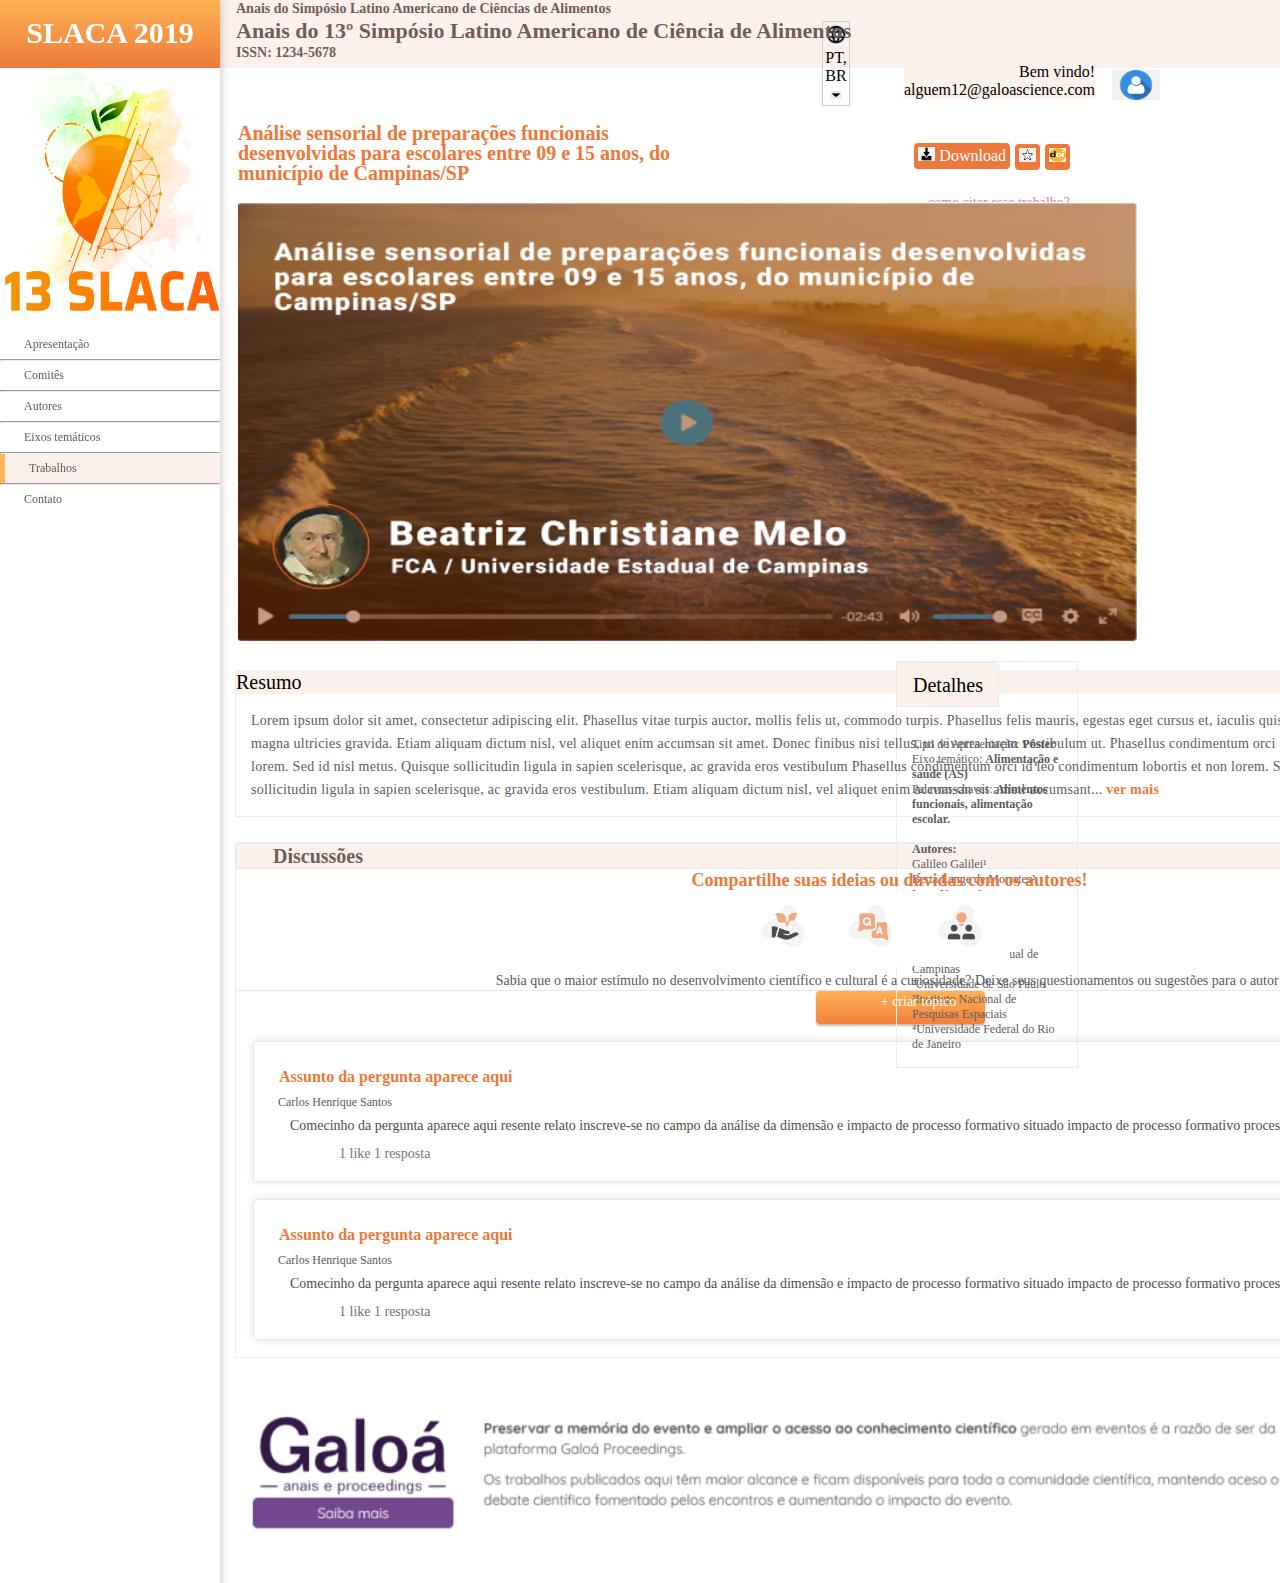
<file: Front-End/index.html>
<!DOCTYPE html>
<html>
<head>
	<meta charset="utf-8">
	<meta name="viewport" content="width=device-width, initial-scale=1">
	<title>Slaca 2019</title>

	<link rel="stylesheet" type="text/css" href="CSS/estilo.css">

</head>
<body>

	<div id="menu-lateral">
		<h1 id="slaca">SLACA 2019</h1>
		<img src="imagens/slaca 2019.png" width="220" height="258">
		<h4>Apresentação</h4><hr>
		<h4>Comitês</h4><hr>
		<h4>Autores</h4><hr>
		<h4>Eixos temáticos</h4><hr>
		<h4 id="selecionado">Trabalhos</h4><hr>
		<h4>Contato</h4>
	</div>

	<div id="cabecalho">
		<h5>Anais do Simpósio Latino Americano de Ciências de Alimentos</h5>
		<h3>Anais do 13º Simpósio Latino Americano de Ciência de Alimentos</h3>
		<h5>ISSN: 1234-5678</h5>
		<div id="ptbr"> 
			<img src="imagens/language image.png" width="22" height="21">
			PT, BR 
			<img src="imagens/dropdown.png" width="10" height="8">
		</div>
			
		<div id="usuario">
			Bem vindo!<br>
			alguem12@galoascience.com
		</div>

		<div id="pessoa">
			<img src="imagens/pessoa.png" width="48" height="30">
		</div>

	</div>

	<div id="corpo">
		<h2 id="titulo">
			Análise sensorial de preparações funcionais desenvolvidas para escolares 
			entre 09 e 15 anos, do município de Campinas/SP
		</h2>

		<div id="download">
			<img src="imagens/download.png" width="17" height="14">
			Download			

		</div>

		<div id="estrela">
			<img src="imagens/estrela-branca2.png" width="17" height="14">
		</div>

		<div id="doi">
			<img src="imagens/doi.png" width="17" height="14">
		</div>

		<div id="citar">
			como citar esse trabalho?
		</div>

		<div id="video">
			<img src="imagens/corpo.png" width="900" height="439">
			<div id="box">
				<p id="detalhes">
					Detalhes
				</p>
				<div id="lista">
					<br><br><br><br>
					Tipo de Apresentação: <b>Pôster</b><br>
					Eixo temático: <b>Alimentação e saúde (AS) </b><br>
					Palavras-chaves: <b>Alimentos funcionais, alimentação escolar.</b><br>
					<br>
					<b>Autores:</b><br>
					Galileo Galilei¹<br>
					Berta Lange de Morretes²<br>
					Isaac Newton³<br>
					Cesar Lattes¹<br>
					Stephen Hawking⁴<br>
					<br>
					¹Universidade Estadual de Campinas<br>
					²Universidade de São Paulo<br>
					³Instituto Nacional de Pesquisas Espaciais<br>
					⁴Universidade Federal do Rio de Janeiro<br>
				</div>
			</div>
		</div>

		<div id="resumo">
			Resumo<br>
			<p id="texto">
				Lorem ipsum dolor sit amet, consectetur adipiscing elit. Phasellus vitae turpis auctor, mollis felis ut, commodo turpis. Phasellus felis mauris, egestas eget cursus et, iaculis quis lacus. Fusce auctor eros sed magna ultricies gravida. Etiam aliquam dictum nisl, vel aliquet enim accumsan sit amet. Donec finibus nisi tellus, ut viverra lorem vestibulum ut. Phasellus condimentum orci id leo condimentum lobortis et non lorem. Sed id nisl metus. Quisque sollicitudin ligula in sapien scelerisque, ac gravida eros vestibulum Phasellus condimentum orci id leo condimentum lobortis et non lorem. Sed id nisl metus. Quisque sollicitudin ligula in sapien scelerisque, ac gravida eros vestibulum. Etiam aliquam dictum nisl, vel aliquet enim accumsan sit ametl accumsant...<a href="resumo.html"><b> ver mais </b></a>
			</p>
			
		</div>

		<div id="box-discusao">
			<h3 id="discusao">Discussões</h3>
			<h3 id="compartilhe">
				Compartilhe suas ideias ou dúvidas com os autores!
			</h3>
			<img src="imagens/3 icones.png" id="icones">
			<h5 id="topico">
				Sabia que o maior estímulo no desenvolvimento científico e cultural é a curiosidade? Deixe seus questionamentos ou sugestões para o autor!
			</h5>
			<h5 id="cria-topico">
				<a href="topico.html">+ criar tópico</a>
			</h5>
			<div id="assunto">
				<h2>
					Assunto da pergunta aparece aqui
				</h2>
				<h4>
					Carlos Henrique Santos
				</h4>
				<h3>
					Comecinho da pergunta aparece aqui resente relato inscreve-se no campo da análise da dimensão e impacto de processo formativo situado impacto de processo formativo processo...
				</h3>
				<p> 1 like 1 resposta</p>
			</div>

			<div id="assunto">
				<h2>
					Assunto da pergunta aparece aqui
				</h2>
				<h4>
					Carlos Henrique Santos
				</h4>
				<h3>
					Comecinho da pergunta aparece aqui resente relato inscreve-se no campo da análise da dimensão e impacto de processo formativo situado impacto de processo formativo processo...
				</h3>
				<p> 1 like 1 resposta</p>
			</div>

		</div>

		<div id="rodape">
			<img src="imagens/galoa.png" width="1086" height="181">
		</div>

	</div>

</body>
</html>
</file>
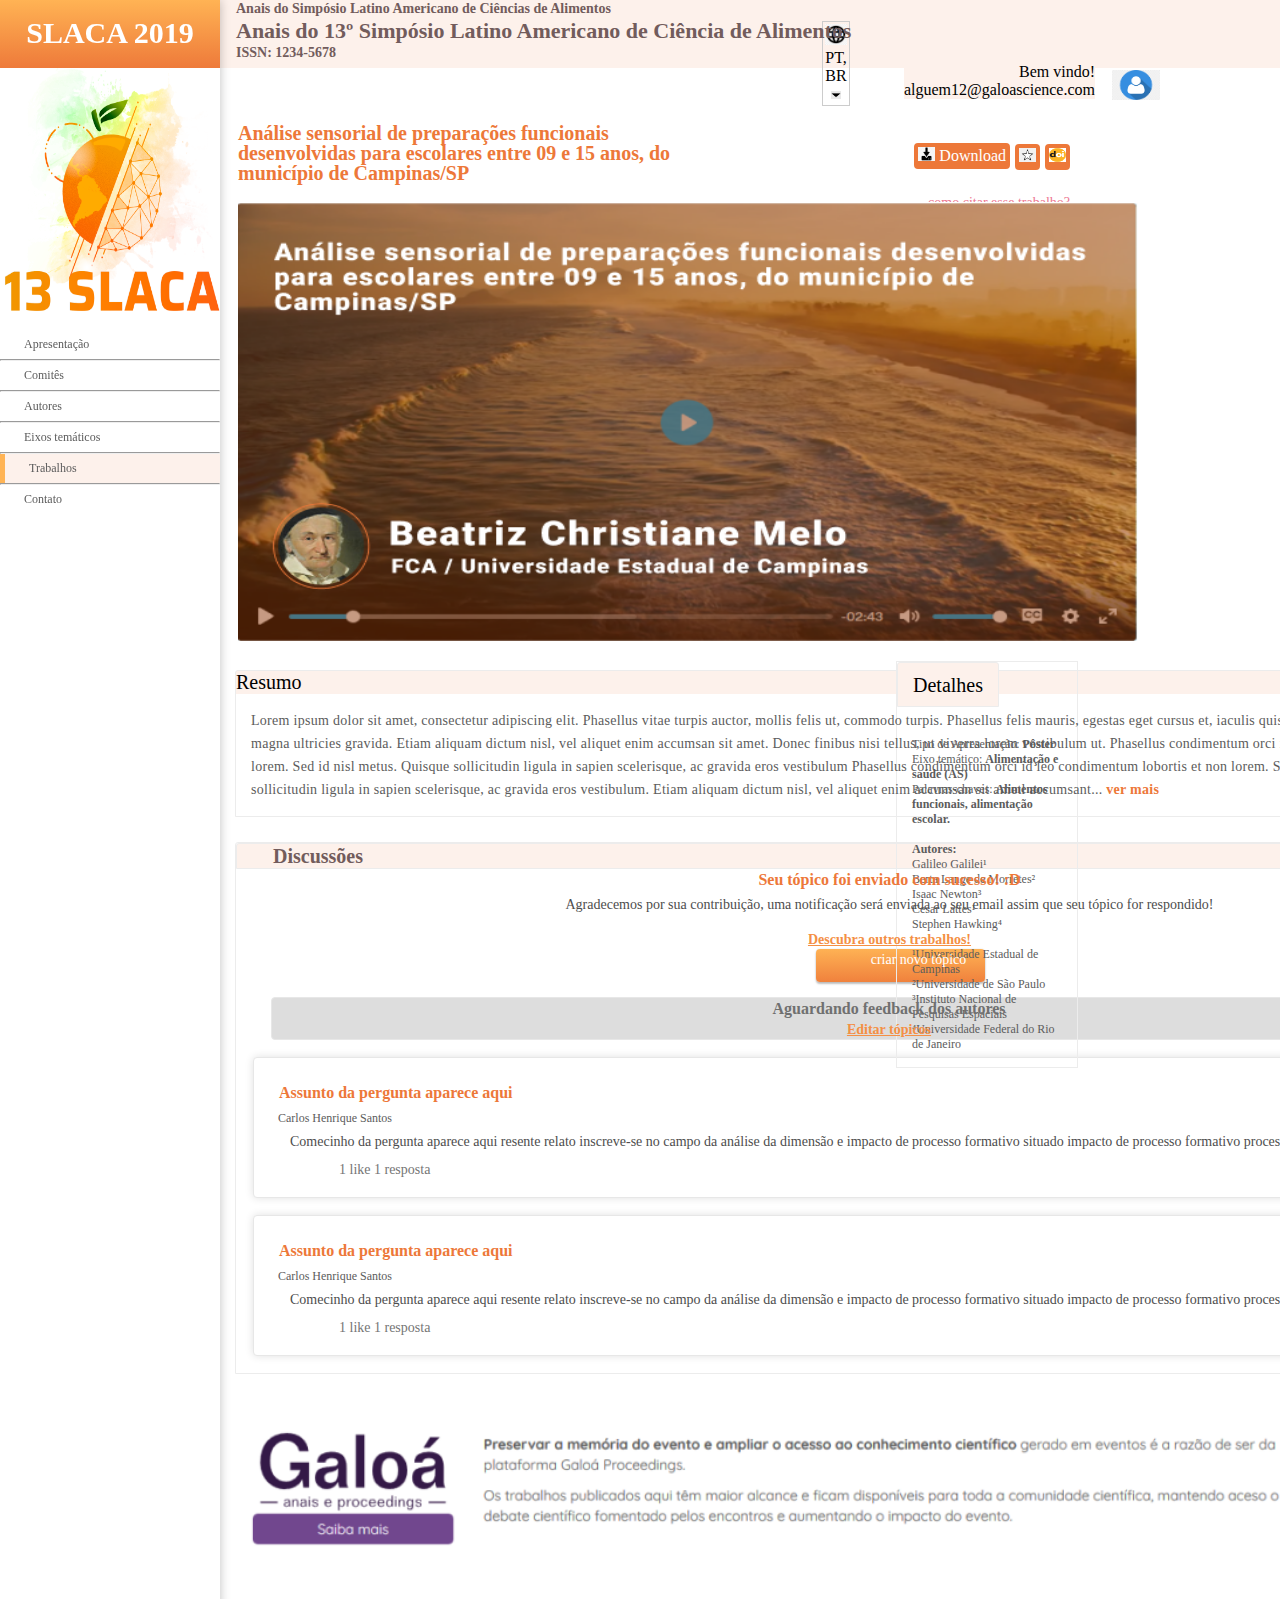
<file: Front-End/enviar.html>
<!DOCTYPE html>
<html>
<head>
	<meta charset="utf-8">
	<meta name="viewport" content="width=device-width, initial-scale=1">
	<title>Slaca 2019</title>

	<link rel="stylesheet" type="text/css" href="CSS/estilo.css">

</head>
<body>

	<div id="menu-lateral">
		<h1 id="slaca">SLACA 2019</h1>
		<img src="imagens/slaca 2019.png" width="220" height="258">
		<h4>Apresentação</h4><hr>
		<h4>Comitês</h4><hr>
		<h4>Autores</h4><hr>
		<h4>Eixos temáticos</h4><hr>
		<h4 id="selecionado">Trabalhos</h4><hr>
		<h4>Contato</h4>
	</div>

	<div id="cabecalho">
		<h5>Anais do Simpósio Latino Americano de Ciências de Alimentos</h5>
		<h3>Anais do 13º Simpósio Latino Americano de Ciência de Alimentos</h3>
		<h5>ISSN: 1234-5678</h5>
		<div id="ptbr"> 
			<img src="imagens/language image.png" width="22" height="21">
			PT, BR 
			<img src="imagens/dropdown.png" width="10" height="8">
		</div>
			
		<div id="usuario">
			Bem vindo!<br>
			alguem12@galoascience.com
		</div>

		<div id="pessoa">
			<img src="imagens/pessoa.png" width="48" height="30">
		</div>

	</div>

	<div id="corpo">
		<h2 id="titulo">
			Análise sensorial de preparações funcionais desenvolvidas para escolares 
			entre 09 e 15 anos, do município de Campinas/SP
		</h2>

		<div id="download">
			<img src="imagens/download.png" width="17" height="14">
			Download			

		</div>

		<div id="estrela">
			<img src="imagens/estrela-branca2.png" width="17" height="14">
		</div>

		<div id="doi">
			<img src="imagens/doi.png" width="17" height="14">
		</div>

		<div id="citar">
			como citar esse trabalho?
		</div>

		<div id="video">
			<img src="imagens/corpo.png" width="900" height="439">
			<div id="box">
				<p id="detalhes">
					Detalhes
				</p>
				<div id="lista">
					<br><br><br><br>
					Tipo de Apresentação: <b>Pôster</b><br>
					Eixo temático: <b>Alimentação e saúde (AS) </b><br>
					Palavras-chaves: <b>Alimentos funcionais, alimentação escolar.</b><br>
					<br>
					<b>Autores:</b><br>
					Galileo Galilei¹<br>
					Berta Lange de Morretes²<br>
					Isaac Newton³<br>
					Cesar Lattes¹<br>
					Stephen Hawking⁴<br>
					<br>
					¹Universidade Estadual de Campinas<br>
					²Universidade de São Paulo<br>
					³Instituto Nacional de Pesquisas Espaciais<br>
					⁴Universidade Federal do Rio de Janeiro<br>
				</div>
			</div>
		</div>

		<div id="resumo">
			Resumo<br>
			<p id="texto">
				Lorem ipsum dolor sit amet, consectetur adipiscing elit. Phasellus vitae turpis auctor, mollis felis ut, commodo turpis. Phasellus felis mauris, egestas eget cursus et, iaculis quis lacus. Fusce auctor eros sed magna ultricies gravida. Etiam aliquam dictum nisl, vel aliquet enim accumsan sit amet. Donec finibus nisi tellus, ut viverra lorem vestibulum ut. Phasellus condimentum orci id leo condimentum lobortis et non lorem. Sed id nisl metus. Quisque sollicitudin ligula in sapien scelerisque, ac gravida eros vestibulum Phasellus condimentum orci id leo condimentum lobortis et non lorem. Sed id nisl metus. Quisque sollicitudin ligula in sapien scelerisque, ac gravida eros vestibulum. Etiam aliquam dictum nisl, vel aliquet enim accumsan sit ametl accumsant...<a href="resumo.html"><b> ver mais </b></a>
			</p>
			
		</div>

		<div id="box-discusao">
			<h3 id="discusao">Discussões</h3>
			<h5 id="assunto3">
				Seu tópico foi enviado com sucesso! :D
			</h5>
			<h5 id="defina3">
				Agradecemos por sua contribuição, uma notificação será enviada ao seu email assim que seu tópico for respondido!
			</h5>
			<h5 id="conteúdo3">
				Descubra outros trabalhos!
			</h5>
			<h5 id="cria-topico">
				<a href="topico.html">criar novo tópico</a>
			</h5>
			<div id="box-feed">
				<h5 id="feedback">
					Aguardando feedback dos autores
				</h5>
				<h5 id="conteúdo3">
					Editar tópicos
				</h5>
			</div>
			<div id="assunto">
				<h2>
					Assunto da pergunta aparece aqui
				</h2>
				<h4>
					Carlos Henrique Santos
				</h4>
				<h3>
					Comecinho da pergunta aparece aqui resente relato inscreve-se no campo da análise da dimensão e impacto de processo formativo situado impacto de processo formativo processo...
				</h3>
				<p> 1 like 1 resposta</p>
			</div>

			<div id="assunto">
				<h2>
					Assunto da pergunta aparece aqui
				</h2>
				<h4>
					Carlos Henrique Santos
				</h4>
				<h3>
					Comecinho da pergunta aparece aqui resente relato inscreve-se no campo da análise da dimensão e impacto de processo formativo situado impacto de processo formativo processo...
				</h3>
				<p> 1 like 1 resposta</p>
			</div>

		</div>

		<div id="rodape">
			<img src="imagens/galoa.png" width="1086" height="181">
		</div>

	</div>

</body>
</html>
</file>
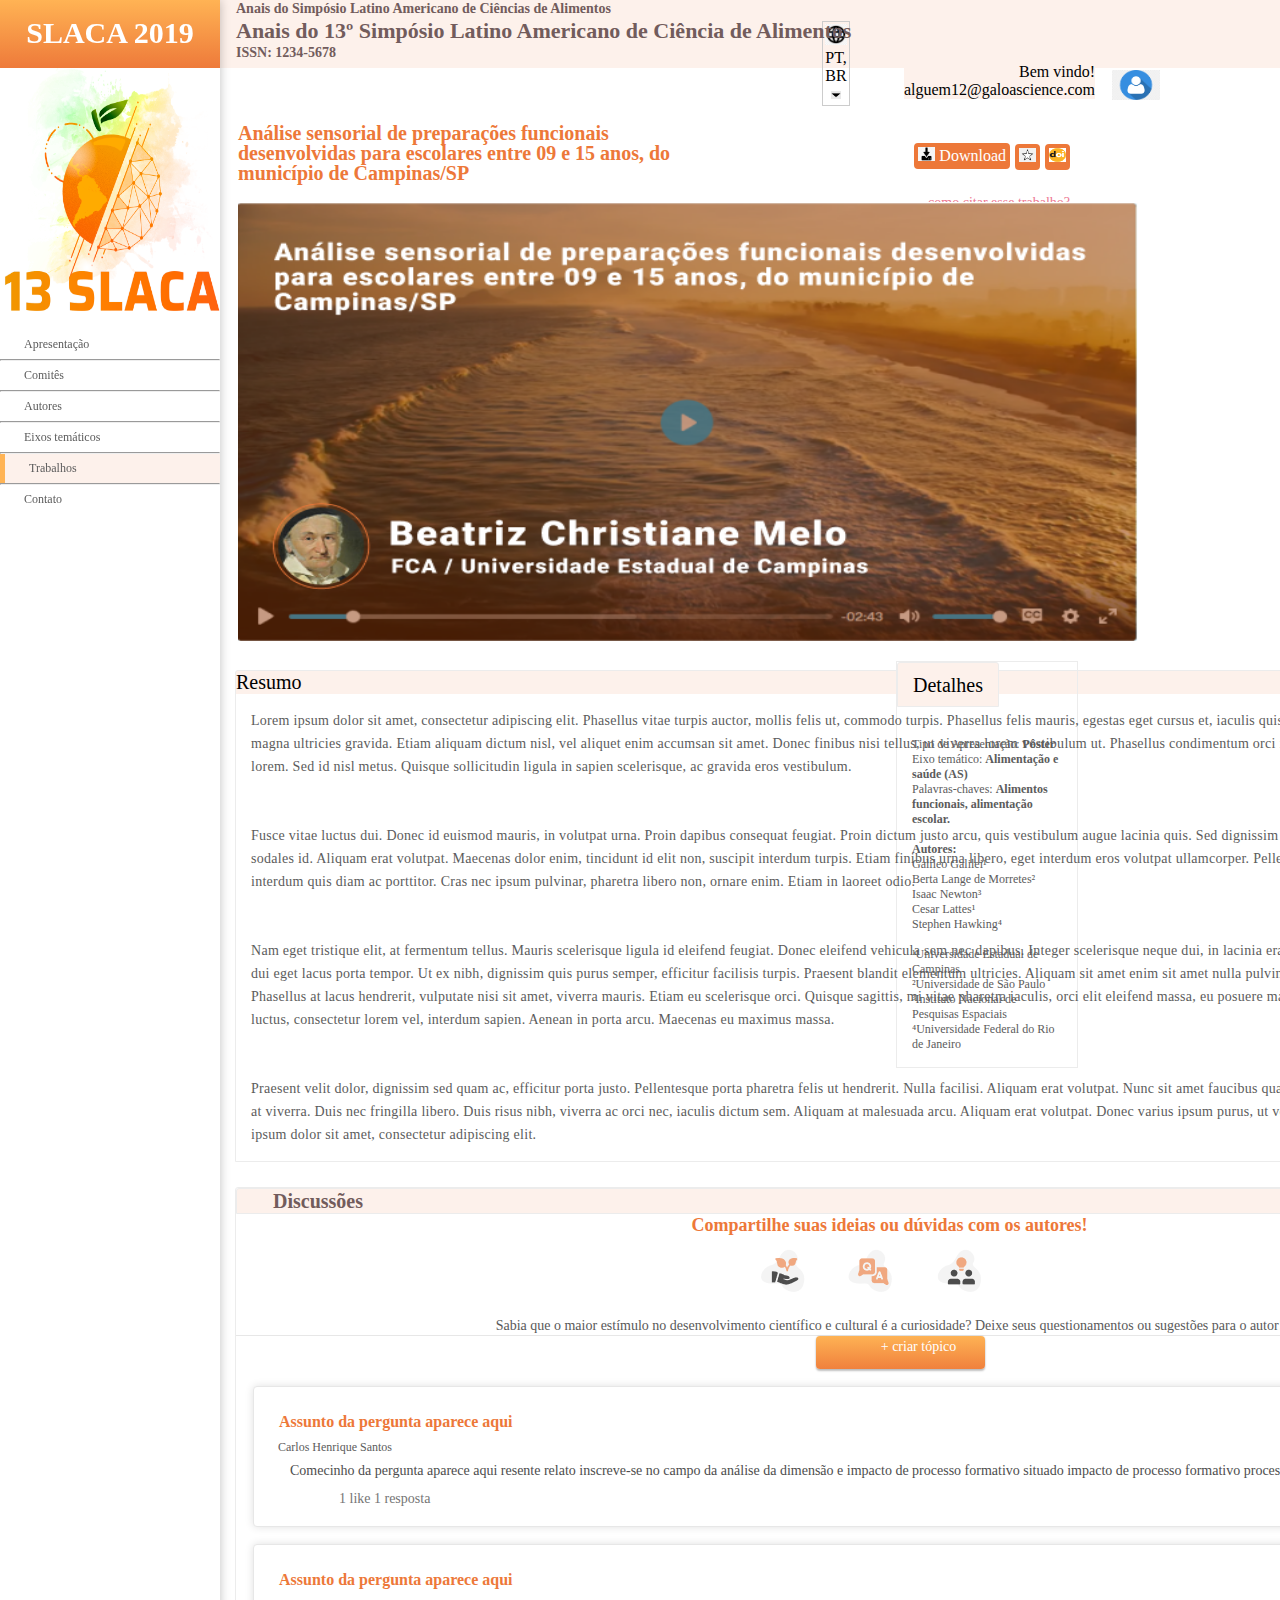
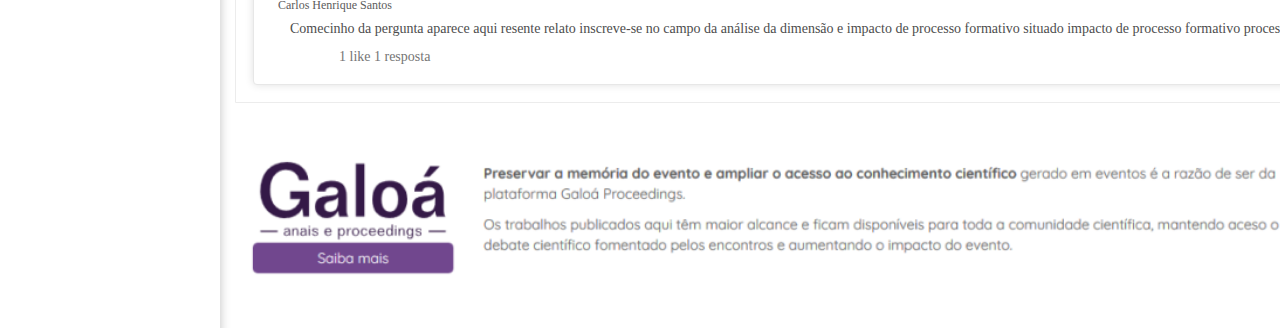
<file: Front-End/resumo.html>
<!DOCTYPE html>
<html>
<head>
	<meta charset="utf-8">
	<meta name="viewport" content="width=device-width, initial-scale=1">
	<title>Slaca 2019</title>

	<link rel="stylesheet" type="text/css" href="CSS/estilo.css">

</head>
<body>

	<div id="menu-lateral">
		<h1 id="slaca">SLACA 2019</h1>
		<img src="imagens/slaca 2019.png" width="220" height="258">
		<h4>Apresentação</h4><hr>
		<h4>Comitês</h4><hr>
		<h4>Autores</h4><hr>
		<h4>Eixos temáticos</h4><hr>
		<h4 id="selecionado">Trabalhos</h4><hr>
		<h4>Contato</h4>
	</div>

	<div id="cabecalho">
		<h5>Anais do Simpósio Latino Americano de Ciências de Alimentos</h5>
		<h3>Anais do 13º Simpósio Latino Americano de Ciência de Alimentos</h3>
		<h5>ISSN: 1234-5678</h5>
		<div id="ptbr"> 
			<img src="imagens/language image.png" width="22" height="21">
			PT, BR 
			<img src="imagens/dropdown.png" width="10" height="8">
		</div>
			
		<div id="usuario">
			Bem vindo!<br>
			alguem12@galoascience.com
		</div>

		<div id="pessoa">
			<img src="imagens/pessoa.png" width="48" height="30">
		</div>

	</div>

	<div id="corpo">
		<h2 id="titulo">
			Análise sensorial de preparações funcionais desenvolvidas para escolares 
			entre 09 e 15 anos, do município de Campinas/SP
		</h2>

		<div id="download">
			<img src="imagens/download.png" width="17" height="14">
			Download			

		</div>

		<div id="estrela">
			<img src="imagens/estrela-branca2.png" width="17" height="14">
		</div>

		<div id="doi">
			<img src="imagens/doi.png" width="17" height="14">
		</div>

		<div id="citar">
			como citar esse trabalho?
		</div>

		<div id="video">
			<img src="imagens/corpo.png" width="900" height="439">
			<div id="box">
				<p id="detalhes">
					Detalhes
				</p>
				<div id="lista">
					<br><br><br><br>
					Tipo de Apresentação: <b>Pôster</b><br>
					Eixo temático: <b>Alimentação e saúde (AS) </b><br>
					Palavras-chaves: <b>Alimentos funcionais, alimentação escolar.</b><br>
					<br>
					<b>Autores:</b><br>
					Galileo Galilei¹<br>
					Berta Lange de Morretes²<br>
					Isaac Newton³<br>
					Cesar Lattes¹<br>
					Stephen Hawking⁴<br>
					<br>
					¹Universidade Estadual de Campinas<br>
					²Universidade de São Paulo<br>
					³Instituto Nacional de Pesquisas Espaciais<br>
					⁴Universidade Federal do Rio de Janeiro<br>
				</div>
			</div>
		</div>

		<div id="resumo">
			Resumo<br>
			<p id="texto">
				<a href="index.html" id="resumo-expandido">
				Lorem ipsum dolor sit amet, consectetur adipiscing elit. Phasellus vitae turpis auctor, mollis felis ut, commodo turpis. Phasellus felis mauris, egestas eget cursus et, iaculis quis lacus. Fusce auctor eros sed magna ultricies gravida. Etiam aliquam dictum nisl, vel aliquet enim accumsan sit amet. Donec finibus nisi tellus, ut viverra lorem vestibulum ut. Phasellus condimentum orci id leo condimentum lobortis et non lorem. Sed id nisl metus. Quisque sollicitudin ligula in sapien scelerisque, ac gravida eros vestibulum.
				<br><br><br>
				Fusce vitae luctus dui. Donec id euismod mauris, in volutpat urna. Proin dapibus consequat feugiat. Proin dictum justo arcu, quis vestibulum augue lacinia quis. Sed dignissim dui nulla, ut faucibus mauris sodales id. Aliquam erat volutpat. Maecenas dolor enim, tincidunt id elit non, suscipit interdum turpis. Etiam finibus urna libero, eget interdum eros volutpat ullamcorper. Pellentesque et pretium lorem. Aenean interdum quis diam ac porttitor. Cras nec ipsum pulvinar, pharetra libero non, ornare enim. Etiam in laoreet odio. 
				<br><br><br>
				Nam eget tristique elit, at fermentum tellus. Mauris scelerisque ligula id eleifend feugiat. Donec eleifend vehicula sem nec dapibus. Integer scelerisque neque dui, in lacinia erat molestie eu. Phasellus maximus dui eget lacus porta tempor. Ut ex nibh, dignissim quis purus semper, efficitur facilisis turpis. Praesent blandit elementum ultricies. Aliquam sit amet enim sit amet nulla pulvinar lobortis consectetur non odio. Phasellus at lacus hendrerit, vulputate nisi sit amet, viverra mauris. Etiam eu scelerisque orci. Quisque sagittis, mi vitae pharetra iaculis, orci elit eleifend massa, eu posuere mauris odio id odio. Morbi eu libero luctus, consectetur lorem vel, interdum sapien. Aenean in porta arcu. Maecenas eu maximus massa. 
				<br><br><br>
				Praesent velit dolor, dignissim sed quam ac, efficitur porta justo. Pellentesque porta pharetra felis ut hendrerit. Nulla facilisi. Aliquam erat volutpat. Nunc sit amet faucibus quam. Maecenas dapibus luctus dolor at viverra. Duis nec fringilla libero. Duis risus nibh, viverra ac orci nec, iaculis dictum sem. Aliquam at malesuada arcu. Aliquam erat volutpat. Donec varius ipsum purus, ut vehicula purus placerat vitae. Lorem ipsum dolor sit amet, consectetur adipiscing elit.</a>
			</p>
			
		</div>

		<div id="box-discusao">
			<h3 id="discusao">Discussões</h3>
			<h3 id="compartilhe">
				Compartilhe suas ideias ou dúvidas com os autores!
			</h3>
			<img src="imagens/3 icones.png" id="icones">
			<h5 id="topico">
				Sabia que o maior estímulo no desenvolvimento científico e cultural é a curiosidade? Deixe seus questionamentos ou sugestões para o autor!
			</h5>

			<h5 id="cria-topico">
				<a href="topico.html">+ criar tópico</a>
			</h5>

			<div id="assunto">
				<h2>
					Assunto da pergunta aparece aqui
				</h2>
				<h4>
					Carlos Henrique Santos
				</h4>
				<h3>
					Comecinho da pergunta aparece aqui resente relato inscreve-se no campo da análise da dimensão e impacto de processo formativo situado impacto de processo formativo processo...
				</h3>
				<p> 1 like 1 resposta</p>
			</div>

			<div id="assunto">
				<h2>
					Assunto da pergunta aparece aqui
				</h2>
				<h4>
					Carlos Henrique Santos
				</h4>
				<h3>
					Comecinho da pergunta aparece aqui resente relato inscreve-se no campo da análise da dimensão e impacto de processo formativo situado impacto de processo formativo processo...
				</h3>
				<p> 1 like 1 resposta</p>
			</div>

		</div>

		<div id="rodape">
			<img src="imagens/galoa.png" width="1086" height="181">
		</div>

	</div>

</body>
</html>
</file>
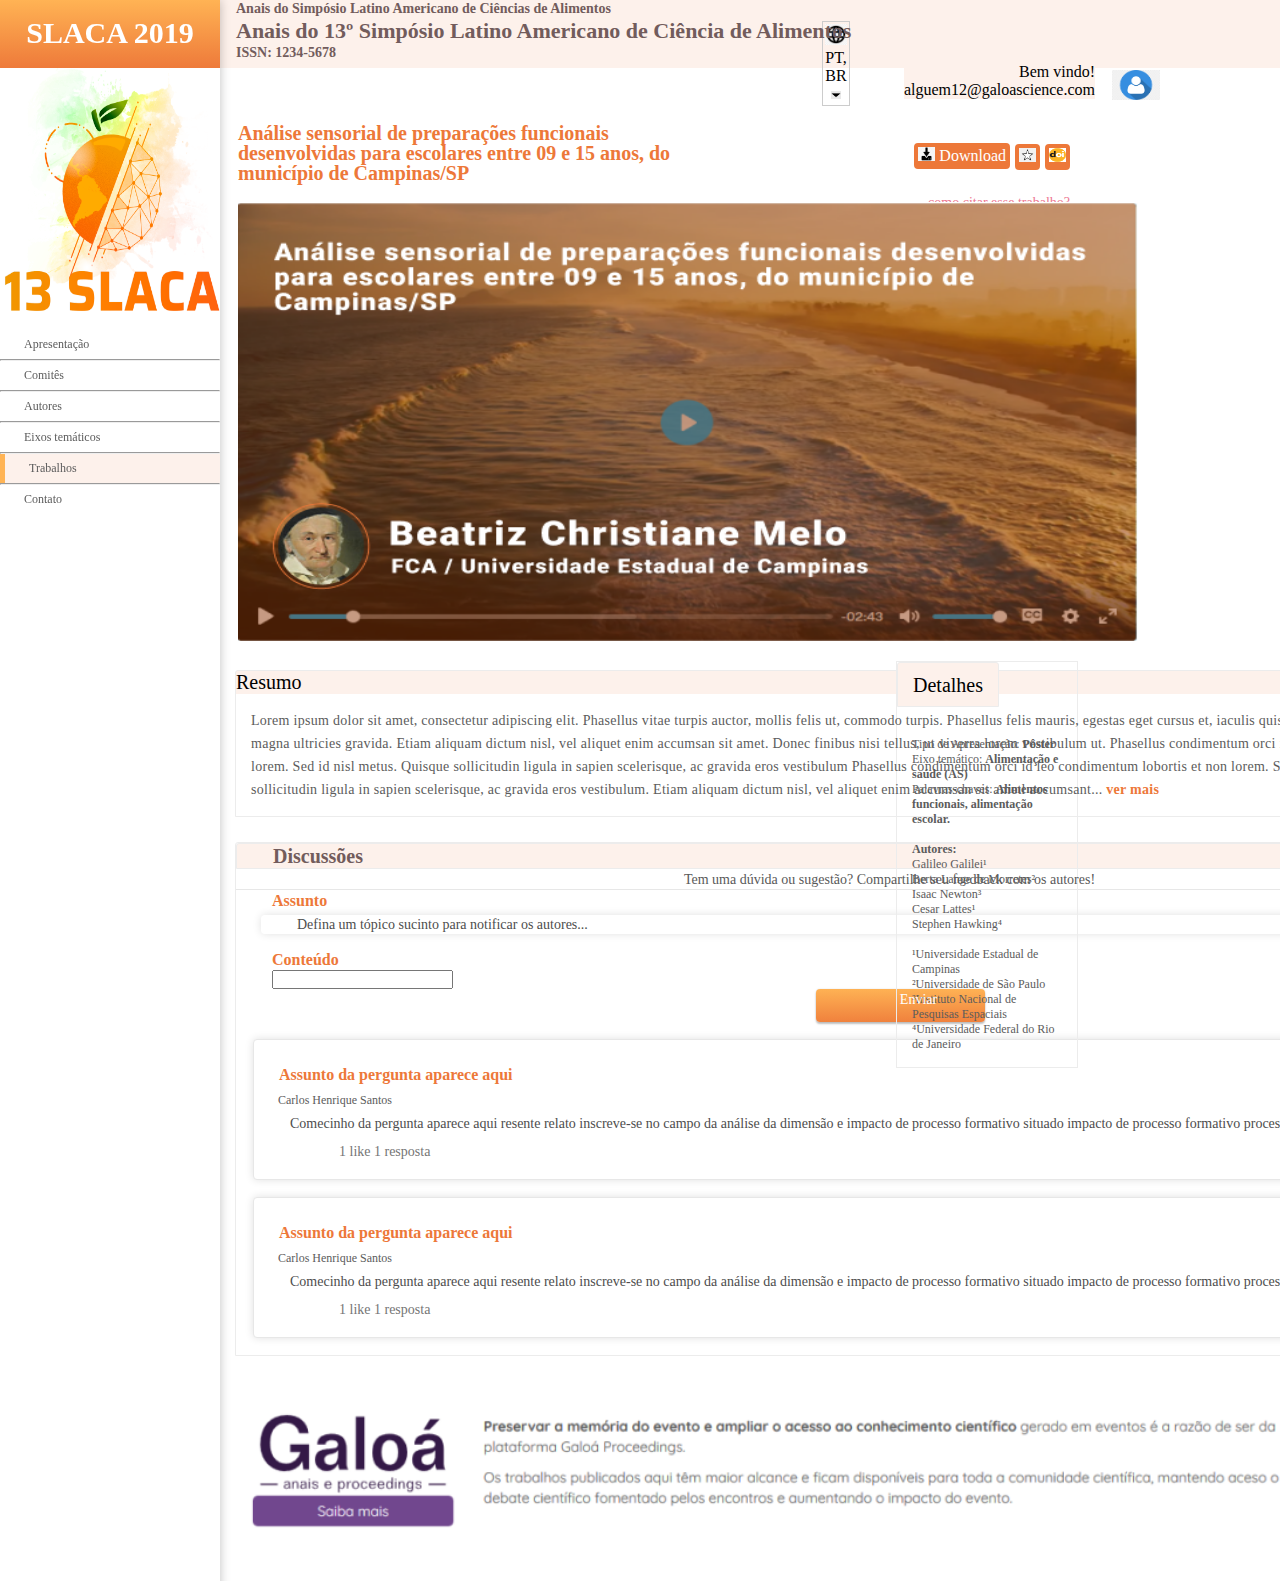
<file: Front-End/topico.html>
<!DOCTYPE html>
<html>
<head>
	<meta charset="utf-8">
	<meta name="viewport" content="width=device-width, initial-scale=1">
	<title>Slaca 2019</title>

	<link rel="stylesheet" type="text/css" href="CSS/estilo.css">

</head>
<body>

	<div id="menu-lateral">
		<h1 id="slaca">SLACA 2019</h1>
		<img src="imagens/slaca 2019.png" width="220" height="258">
		<h4>Apresentação</h4><hr>
		<h4>Comitês</h4><hr>
		<h4>Autores</h4><hr>
		<h4>Eixos temáticos</h4><hr>
		<h4 id="selecionado">Trabalhos</h4><hr>
		<h4>Contato</h4>
	</div>

	<div id="cabecalho">
		<h5>Anais do Simpósio Latino Americano de Ciências de Alimentos</h5>
		<h3>Anais do 13º Simpósio Latino Americano de Ciência de Alimentos</h3>
		<h5>ISSN: 1234-5678</h5>
		<div id="ptbr"> 
			<img src="imagens/language image.png" width="22" height="21">
			PT, BR 
			<img src="imagens/dropdown.png" width="10" height="8">
		</div>
			
		<div id="usuario">
			Bem vindo!<br>
			alguem12@galoascience.com
		</div>

		<div id="pessoa">
			<img src="imagens/pessoa.png" width="48" height="30">
		</div>

	</div>

	<div id="corpo">
		<h2 id="titulo">
			Análise sensorial de preparações funcionais desenvolvidas para escolares 
			entre 09 e 15 anos, do município de Campinas/SP
		</h2>

		<div id="download">
			<img src="imagens/download.png" width="17" height="14">
			Download			

		</div>

		<div id="estrela">
			<img src="imagens/estrela-branca2.png" width="17" height="14">
		</div>

		<div id="doi">
			<img src="imagens/doi.png" width="17" height="14">
		</div>

		<div id="citar">
			como citar esse trabalho?
		</div>

		<div id="video">
			<img src="imagens/corpo.png" width="900" height="439">
			<div id="box">
				<p id="detalhes">
					Detalhes
				</p>
				<div id="lista">
					<br><br><br><br>
					Tipo de Apresentação: <b>Pôster</b><br>
					Eixo temático: <b>Alimentação e saúde (AS) </b><br>
					Palavras-chaves: <b>Alimentos funcionais, alimentação escolar.</b><br>
					<br>
					<b>Autores:</b><br>
					Galileo Galilei¹<br>
					Berta Lange de Morretes²<br>
					Isaac Newton³<br>
					Cesar Lattes¹<br>
					Stephen Hawking⁴<br>
					<br>
					¹Universidade Estadual de Campinas<br>
					²Universidade de São Paulo<br>
					³Instituto Nacional de Pesquisas Espaciais<br>
					⁴Universidade Federal do Rio de Janeiro<br>
				</div>
			</div>
		</div>

		<div id="resumo">
			Resumo<br>
			<p id="texto">
				Lorem ipsum dolor sit amet, consectetur adipiscing elit. Phasellus vitae turpis auctor, mollis felis ut, commodo turpis. Phasellus felis mauris, egestas eget cursus et, iaculis quis lacus. Fusce auctor eros sed magna ultricies gravida. Etiam aliquam dictum nisl, vel aliquet enim accumsan sit amet. Donec finibus nisi tellus, ut viverra lorem vestibulum ut. Phasellus condimentum orci id leo condimentum lobortis et non lorem. Sed id nisl metus. Quisque sollicitudin ligula in sapien scelerisque, ac gravida eros vestibulum Phasellus condimentum orci id leo condimentum lobortis et non lorem. Sed id nisl metus. Quisque sollicitudin ligula in sapien scelerisque, ac gravida eros vestibulum. Etiam aliquam dictum nisl, vel aliquet enim accumsan sit ametl accumsant...<a href="resumo.html"><b> ver mais </b></a>
			</p>
			
		</div>

		<div id="box-discusao">
			<h3 id="discusao">Discussões</h3>
			<h5 id="topico">
				Tem uma dúvida ou sugestão? Compartilhe seu feedback com os autores!
			</h5>
			<h5 id="assunto2">
				Assunto
			</h5>
			<h5 id="defina">
				Defina um tópico sucinto para notificar os autores...
			</h5>
			<h5 id="conteúdo">
				Conteúdo
			</h5>
			<h5 id="conteúdo2">
				<input type="text" name="NOME_DO_FORMULARIO" size="TAMANHO_DO_FORMULARIO">
			</h5>
			<h5 id="cria-topico">
				<a href="enviar.html">Enviar</a>
			</h5>
			<div id="assunto">
				<h2>
					Assunto da pergunta aparece aqui
				</h2>
				<h4>
					Carlos Henrique Santos
				</h4>
				<h3>
					Comecinho da pergunta aparece aqui resente relato inscreve-se no campo da análise da dimensão e impacto de processo formativo situado impacto de processo formativo processo...
				</h3>
				<p> 1 like 1 resposta</p>
			</div>

			<div id="assunto">
				<h2>
					Assunto da pergunta aparece aqui
				</h2>
				<h4>
					Carlos Henrique Santos
				</h4>
				<h3>
					Comecinho da pergunta aparece aqui resente relato inscreve-se no campo da análise da dimensão e impacto de processo formativo situado impacto de processo formativo processo...
				</h3>
				<p> 1 like 1 resposta</p>
			</div>

		</div>

		<div id="rodape">
			<img src="imagens/galoa.png" width="1086" height="181">
		</div>

	</div>

</body>
</html>
</file>
<file: Front-End/CSS/estilo.css>
*{
	margin: 0;
	padding: 0;
}

/* *** barra lateral  *** */

#menu-lateral{
	float: left;
	background: #FFFFFF;
	box-shadow: 0px 0px 10px rgba(0, 0, 0, 0.25);
	font-family: 'Roboto';
	width: 220px;
	height: 2009px;
	position: fixed;
	top: 0px;
}

#slaca{
	background: linear-gradient(180deg, #FFB354 0%, #EE7A3A 100%);
	color:#FFFFFF ;
	margin: 0px;
	width: 220px;
	height: 68px;
	font-family: 'Roboto';
	font-size: 30px;
	line-height: 65px;
	text-align: center;

}

#selecionado{
	background: #FDF1EB;
	border-left: 5px  outset #FFB455;
}

/* *** Cabeçalho *** */

#cabecalho{
	font-family: 'Roboto';
	background: #FDF1EB;
	width: 1146;
	height: 68px;
	margin: 0px 0px 0px 200px;
}

#ptbr{
	font-family: 'Quicksand';
	border: 1px solid #CCCCCC;
	float: right;
	margin: -40px 430px 17px 789px;
	text-align: center;
	padding: 2px;
}

#usuario{
	margin: -60px 185px 17px 1184px;
	text-align: right;
	background: #FDF1EB;
	float: right;
}

#pessoa{
	margin: -53px 120px 17px 1415px;
	text-align: right;
	float: right;

}

h3{
	font-size: 22px;
	color: #725C5C;
	padding: 1px 0px 0px 36px;
}

h5{
	font-size: 14px;
	color: #725C5C;
	padding: 1px 0px 0px 36px;
}

h4{
	font-size: 14px;
	color: #725C5C;
	padding: 7px 97px 7px 24px;
	font-family: 'Quicksand';
	font-style: normal;
}



/* *** Corpo principal *** */

#titulo{
	float: center;
	color: #ED7839;
	font-size: 20px;
	font-family: 'Roboto';
	margin: 0px 552px 0px 238px;
}

#download{
	float: right;
	text-align: right;
	margin: -40px 270px 0px 0px;
	border: 4px solid #ED7839;
	border-radius: 4px;
	background: #ED7839;
	color: #FFFFFF;
	font-family: 'Roboto';
}

#estrela{
	float: right;
	text-align: right;
	background-color: #ED7839;
	border: 4px solid #ED7839;
	border-radius: 4px;
	margin: -39px 240px 0px 0px;
}

#doi{
	float: right;
	text-align: right;
	border: 4px solid #ED7839;
	border-radius: 4px;
	margin: -39px 210px 0px 0px;
	background: #ED7839;
}

#citar{
	float: right;
	text-align: right;
	margin: 12px 210px 0px 0px;
	color: #ED7893;
	font-family: 'Roboto';
	font-size: 14px;
	clear: both;
}

#box{
	float: right;
	text-align: left;
	margin: 16px -350px 0px 0px;
	border: 1px solid #ECECEC;
	width: 180px;
}

#detalhes{
	float: right;
	text-align: left;
	border: 1px solid #ECECEC;
	border-radius: 3px 3px 0px 0px;
	padding: 11px 15px 9px 15px;
	font-family: 'Roboto';
	font-size: 20px;
	background: #FDF1EB;
	position: absolute;
	
}

#lista{
	margin: 15px;
	font-family: 'Quicksand';
	font-size: 12px;
	color: #5C5C5C;
}

#video{
	float: center;
	margin: 19px 552px 0px 238px;
}

#resumo{
	float: center;
	margin: 19px 552px 0px 238px;
	font-family: 'Roboto';
	font-size: 20px;
	background: #FDF1EB;
	border: 1px solid #ECECEC;
	box-sizing: border-box;
	border-radius: 3px 3px 0px 0px;
	margin: 25px 15px auto 235px;
	width: 1273px;
	padding: 10px 15px auto 15px;
}

#texto{
	font-family: 'Quicksand';
	font-style: normal;
	font-weight: 400;
	font-size: 14px;
	line-height: 23px;
	letter-spacing: 0.02em;
	background: #FFFFFF;
	color: #5C5C5C;
	padding: 15px;
}

a{
	text-decoration: none;
	color: #ED7839;
}

#discusao{
	float: center;
	font-family: 'Roboto';
	font-size: 20px;
	background: #FDF1EB;
	border: 1px solid #ECECEC;
	box-sizing: border-box;
	border-radius: 3px 3px 0px 0px;
	width: 1273px;
	padding: 10px 15px auto 15px;
}

#box-discusao{
	border: 1px solid #ECECEC;
	box-sizing: border-box;
	border-radius: 3px 3px 0px 0px;
	margin: 25px 15px auto 235px;
	width: 1273px;
	padding: 10px 15px auto 15px;

}

#compartilhe{
	font-family: 'Roboto';
	font-style: normal;
	font-weight: 700;
	font-size: 18px;
	line-height: 21px;
	color: #ED7839;
	background: #FFFFFF;
	text-align: center;
}

#icones{
	margin: 0px 500px 0px 500px;
	background-color: #FFFFFF;
}

#topico{
	font-family: 'Quicksand';
	font-style: normal;
	font-weight: 400;
	font-size: 14px;
	line-height: 19px;
	text-align: center;
	color: #595959;
	background: #FFFFFF;
	text-align: center;
	border-bottom: 1px solid #E7E7E7;
}

#cria-topico{
	font-family: 'Quicksand';
	font-style: normal;
	font-weight: 400;
	font-size: 14px;
	line-height: 19px;
	text-align: center;
	color: #FFFFFF;
	background: #FFFFFF;
	background: linear-gradient(180deg, #FEB254 0%, #F0813D 100%);
	box-shadow: 0px 0px 2px rgba(0, 0, 0, 0.12), 0px 2px 2px rgba(0, 0, 0, 0.24);
	border-radius: 4px;
	width: 133px;
	height: 32px;
	margin: 0px 200px 0px 580px ;
}

#cria-topico a{
	text-decoration: none;
	font-family: 'Quicksand';
	color: #FFFFFF;
}

#assunto{
	background: #FFFFFF;
	border: 1px solid #E7E7E7;
	box-sizing: border-box;
	box-shadow: 0px 0px 8px rgba(0, 0, 0, 0.12);
	border-radius: 4px;
	margin: 17px;
}

h2{
	font-family: 'Quicksand';
	font-style: normal;
	font-weight: 700;
	font-size: 16px;
	line-height: 20px;
	color: #ED7839;
	margin: 25px 740px 1px 25px;
}

h4{
	font-family: 'Quicksand';
	font-style: normal;
	font-weight: 500;
	font-size: 12px;
	line-height: 15px;
	color: #5C5C5C;
}

#assunto h3{
	font-family: 'Quicksand';
	font-style: normal;
	font-weight: 400;
	font-size: 14px;
	color: #4D4D4D;
}

#assunto p{
	font-family: 'Segoe UI';
	font-style: normal;
	font-weight: 350;
	font-size: 14px;
	line-height: 19px;
	color: #757575;
	margin: 10px 200px 18px 85px;
}

#rodape{
	margin-top:1px solid #E7E7E7; 
	padding: 40px 100px 0px 240px;
}

/* *** RESUMO EXPANDIDO *** */ 

#resumo-expandido{
	text-decoration: none;
	font-family: 'Quicksand';
	font-style: normal;
	font-weight: 400;
	font-size: 14px;
	line-height: 23px;
	letter-spacing: 0.02em;
	color: #5C5C5C;
	
}

#assunto2{
	font-family: 'Roboto';
	font-style: normal;
	font-weight: 700;
	font-size: 16px;
	line-height: 19px;
	color: #ED7839;	
}

#defina{
	box-sizing: border-box;
	box-shadow: 0px 0px 8px rgba(0, 0, 0, 0.12);
	border-radius: 4px;
	font-family: 'Quicksand';
	font-style: normal;
	font-weight: 400;
	font-size: 14px;
	line-height: 18px;
	color: #4D4D4D;
	margin: 5px 25px 15px 25px ;
}

#conteúdo{
	font-family: 'Roboto';
	font-style: normal;
	font-weight: 700;
	font-size: 16px;
	line-height: 19px;
	color: #ED7839;	
}

#conteúdo3{
	text-align: center;
	text-decoration: underline;
	font-family: 'Quicksand';
	font-style: normal;
	font-weight: 700;
	font-size: 14px;
	line-height: 19px;
	color: #F48F44;	
}

#defina3{
	text-align: center;
	font-family: 'Quicksand';
	font-style: normal;
	font-weight: 400;
	font-size: 14px;
	line-height: 19px;
	color: #4D4D4D;
	margin: 5px 25px 15px 25px ;
}

#assunto3{
	text-align: center;
	font-family: 'Roboto';
	font-style: normal;
	font-weight: 700;
	font-size: 16px;
	line-height: 19px;
	color: #ED7839;	
}

#box-feed{
	background: #DDDDDD;
	border: 1px solid #E7E7E7;
	box-sizing: border-box;
	border-radius: 4px;
	width: 1200px;
	height: 350;
	margin: 15px 200px 0px 35px;
}

#feedback{
	text-align: center;
	font-family: 'Quicksand';
	font-style: normal;
	font-weight: 700;
	font-size: 16px;
	line-height: 20px;
	color: #707070;
}
</file>
